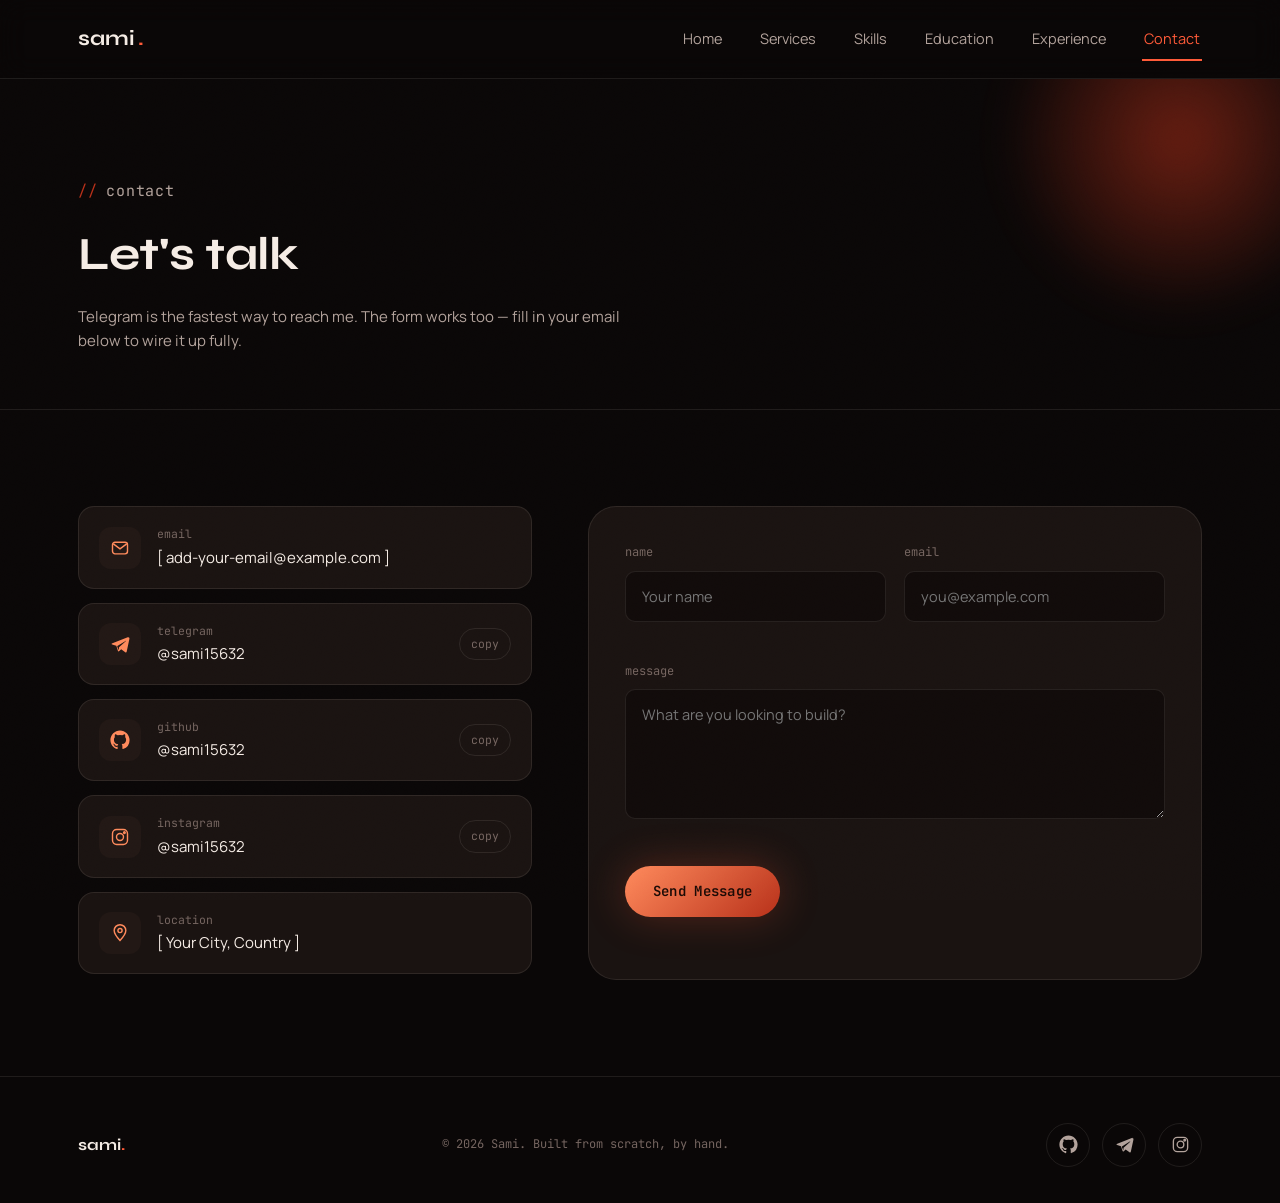
<file: filesportolio/portfolio/contact.html>
<!DOCTYPE html>
<html lang="en">
<head>
  <meta charset="UTF-8" />
  <meta name="viewport" content="width=device-width, initial-scale=1.0" />
  <title>Contact — Sami</title>
  <meta name="description" content="Get in touch with Sami." />
  <link rel="icon" type="image/svg+xml" href="assets/favicon.svg" />
  <link rel="preconnect" href="https://fonts.googleapis.com" />
  <link rel="preconnect" href="https://fonts.gstatic.com" crossorigin />
  <link href="https://fonts.googleapis.com/css2?family=Syne:wght@600;700;800&family=Manrope:wght@400;500;600;700&family=JetBrains+Mono:wght@400;500&display=swap" rel="stylesheet" />
  <link rel="stylesheet" href="css/style.css" />
</head>
<body>

  <nav class="nav" data-nav>
    <div class="container nav__bar">
      <a href="index.html" class="nav__brand">sami<span>.</span></a>
      <ul class="nav__links">
        <li><a class="nav__link" href="index.html">Home</a></li>
        <li><a class="nav__link" href="services.html">Services</a></li>
        <li><a class="nav__link" href="skills.html">Skills</a></li>
        <li><a class="nav__link" href="education.html">Education</a></li>
        <li><a class="nav__link" href="experience.html">Experience</a></li>
        <li><a class="nav__link" href="contact.html">Contact</a></li>
      </ul>
      <button class="nav__toggle" aria-label="Toggle menu" aria-expanded="false">
        <span></span><span></span><span></span>
      </button>
    </div>
  </nav>

  <main>
    <header class="page-header">
      <div class="page-header__glow"></div>
      <div class="container page-header__content">
        <p class="eyebrow">contact</p>
        <h1>Let's talk</h1>
        <p>Telegram is the fastest way to reach me. The form works too — fill in your email below to wire it up fully.</p>
      </div>
    </header>

    <section class="section">
      <div class="container contact-grid">

        <div class="contact-list reveal">
          <div class="contact-item">
            <div class="contact-item__icon">
              <svg viewBox="0 0 24 24" fill="none" stroke="currentColor" stroke-width="1.7"><rect x="3" y="5" width="18" height="14" rx="3"/><path d="M4 7l8 6 8-6"/></svg>
            </div>
            <div>
              <p class="contact-item__label">email</p>
              <p class="contact-item__value">[ add-your-email@example.com ]</p>
            </div>
          </div>

          <a class="contact-item" href="https://t.me/sami15632" target="_blank" rel="noopener">
            <div class="contact-item__icon">
              <svg viewBox="0 0 24 24" fill="currentColor"><path d="M22.05 3.6 2.9 11.02c-1.27.5-1.26 1.2-.23 1.52l4.9 1.53 1.9 5.93c.23.65.4.9.8.9.39 0 .58-.18.82-.4l2.34-2.27 4.86 3.59c.9.5 1.55.24 1.77-.83l3.2-15.1c.32-1.31-.5-1.9-1.31-1.69zM8.8 14.5l9.9-6.24c.46-.28.88-.13.54.18l-8.4 7.6-.33 3.5-1.71-4.04z"/></svg>
            </div>
            <div>
              <p class="contact-item__label">telegram</p>
              <p class="contact-item__value">@sami15632</p>
            </div>
            <button type="button" class="contact-item__copy" data-copy="@sami15632" onclick="event.preventDefault()">copy</button>
          </a>

          <a class="contact-item" href="https://github.com/sami15632" target="_blank" rel="noopener">
            <div class="contact-item__icon">
              <svg viewBox="0 0 24 24" fill="currentColor"><path d="M12 .5C5.73.5.5 5.73.5 12c0 5.08 3.29 9.39 7.86 10.91.57.1.78-.25.78-.55v-2.17c-3.2.7-3.87-1.36-3.87-1.36-.53-1.34-1.29-1.7-1.29-1.7-1.05-.72.08-.7.08-.7 1.17.08 1.78 1.2 1.78 1.2 1.03 1.76 2.7 1.25 3.36.95.1-.75.4-1.25.73-1.54-2.55-.29-5.23-1.28-5.23-5.67 0-1.25.45-2.27 1.18-3.07-.12-.29-.51-1.46.11-3.04 0 0 .96-.31 3.15 1.18a10.9 10.9 0 0 1 5.74 0c2.19-1.49 3.15-1.18 3.15-1.18.62 1.58.23 2.75.11 3.04.74.8 1.18 1.82 1.18 3.07 0 4.4-2.69 5.38-5.25 5.66.41.36.78 1.06.78 2.14v3.17c0 .3.21.66.79.55A11.5 11.5 0 0 0 23.5 12C23.5 5.73 18.27.5 12 .5z"/></svg>
            </div>
            <div>
              <p class="contact-item__label">github</p>
              <p class="contact-item__value">@sami15632</p>
            </div>
            <button type="button" class="contact-item__copy" data-copy="@sami15632" onclick="event.preventDefault()">copy</button>
          </a>

          <a class="contact-item" href="https://instagram.com/sami15632" target="_blank" rel="noopener">
            <div class="contact-item__icon">
              <svg viewBox="0 0 24 24" fill="none" stroke="currentColor" stroke-width="1.7"><rect x="3" y="3" width="18" height="18" rx="5"/><circle cx="12" cy="12" r="4.2"/><circle cx="17.3" cy="6.7" r="1"/></svg>
            </div>
            <div>
              <p class="contact-item__label">instagram</p>
              <p class="contact-item__value">@sami15632</p>
            </div>
            <button type="button" class="contact-item__copy" data-copy="@sami15632" onclick="event.preventDefault()">copy</button>
          </a>

          <div class="contact-item">
            <div class="contact-item__icon">
              <svg viewBox="0 0 24 24" fill="none" stroke="currentColor" stroke-width="1.7"><path d="M12 21s7-7.58 7-12a7 7 0 0 0-14 0c0 4.42 7 12 7 12z"/><circle cx="12" cy="9" r="2.5"/></svg>
            </div>
            <div>
              <p class="contact-item__label">location</p>
              <p class="contact-item__value">[ Your City, Country ]</p>
            </div>
          </div>
        </div>

        <!-- To send real emails: add your address to data-to below, e.g. data-to="you@example.com" -->
        <form class="form reveal" data-contact-form data-to="">
          <div class="form__row">
            <div class="field">
              <label for="name">name</label>
              <input type="text" id="name" name="name" placeholder="Your name" />
              <p class="field__error"></p>
            </div>
            <div class="field">
              <label for="email">email</label>
              <input type="email" id="email" name="email" placeholder="you@example.com" />
              <p class="field__error"></p>
            </div>
          </div>
          <div class="field">
            <label for="message">message</label>
            <textarea id="message" name="message" placeholder="What are you looking to build?"></textarea>
            <p class="field__error"></p>
          </div>
          <button type="submit" class="btn btn--primary">Send Message</button>
          <p class="form__status" role="status"></p>
        </form>

      </div>
    </section>
  </main>

  <footer class="footer">
    <div class="container footer__row">
      <a href="index.html" class="footer__brand">sami<span>.</span></a>
      <p class="footer__copy">© <span data-year></span> Sami. Built from scratch, by hand.</p>
      <div class="footer__socials">
        <a class="social-link" href="https://github.com/sami15632" target="_blank" rel="noopener" aria-label="GitHub">
          <svg viewBox="0 0 24 24" fill="currentColor"><path d="M12 .5C5.73.5.5 5.73.5 12c0 5.08 3.29 9.39 7.86 10.91.57.1.78-.25.78-.55v-2.17c-3.2.7-3.87-1.36-3.87-1.36-.53-1.34-1.29-1.7-1.29-1.7-1.05-.72.08-.7.08-.7 1.17.08 1.78 1.2 1.78 1.2 1.03 1.76 2.7 1.25 3.36.95.1-.75.4-1.25.73-1.54-2.55-.29-5.23-1.28-5.23-5.67 0-1.25.45-2.27 1.18-3.07-.12-.29-.51-1.46.11-3.04 0 0 .96-.31 3.15 1.18a10.9 10.9 0 0 1 5.74 0c2.19-1.49 3.15-1.18 3.15-1.18.62 1.58.23 2.75.11 3.04.74.8 1.18 1.82 1.18 3.07 0 4.4-2.69 5.38-5.25 5.66.41.36.78 1.06.78 2.14v3.17c0 .3.21.66.79.55A11.5 11.5 0 0 0 23.5 12C23.5 5.73 18.27.5 12 .5z"/></svg>
        </a>
        <a class="social-link" href="https://t.me/sami15632" target="_blank" rel="noopener" aria-label="Telegram">
          <svg viewBox="0 0 24 24" fill="currentColor"><path d="M22.05 3.6 2.9 11.02c-1.27.5-1.26 1.2-.23 1.52l4.9 1.53 1.9 5.93c.23.65.4.9.8.9.39 0 .58-.18.82-.4l2.34-2.27 4.86 3.59c.9.5 1.55.24 1.77-.83l3.2-15.1c.32-1.31-.5-1.9-1.31-1.69zM8.8 14.5l9.9-6.24c.46-.28.88-.13.54.18l-8.4 7.6-.33 3.5-1.71-4.04z"/></svg>
        </a>
        <a class="social-link" href="https://instagram.com/sami15632" target="_blank" rel="noopener" aria-label="Instagram">
          <svg viewBox="0 0 24 24" fill="none" stroke="currentColor" stroke-width="1.7"><rect x="3" y="3" width="18" height="18" rx="5"/><circle cx="12" cy="12" r="4.2"/><circle cx="17.3" cy="6.7" r="1"/></svg>
        </a>
      </div>
    </div>
  </footer>

  <button class="back-to-top" aria-label="Back to top">
    <svg viewBox="0 0 24 24" fill="none" stroke="currentColor" stroke-width="2"><path d="M12 19V5M5 12l7-7 7 7"/></svg>
  </button>

  <script src="js/script.js"></script>
</body>
</html>
</file>
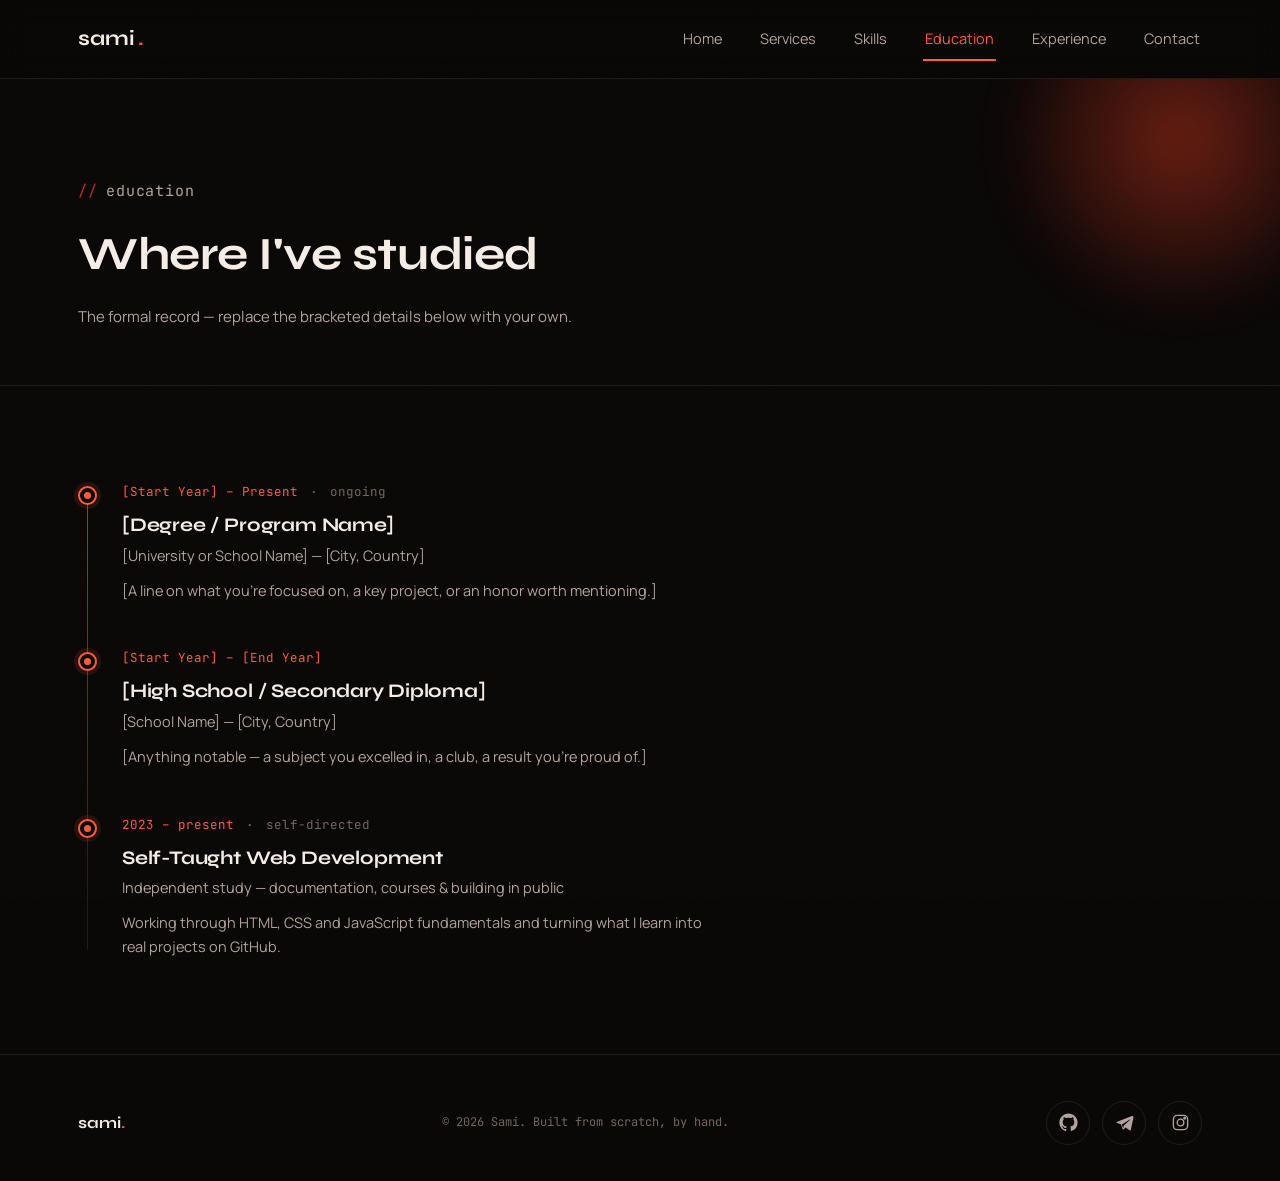
<file: filesportolio/portfolio/education.html>
<!DOCTYPE html>
<html lang="en">
<head>
  <meta charset="UTF-8" />
  <meta name="viewport" content="width=device-width, initial-scale=1.0" />
  <title>Education — Sami</title>
  <meta name="description" content="Education timeline." />
  <link rel="icon" type="image/svg+xml" href="assets/favicon.svg" />
  <link rel="preconnect" href="https://fonts.googleapis.com" />
  <link rel="preconnect" href="https://fonts.gstatic.com" crossorigin />
  <link href="https://fonts.googleapis.com/css2?family=Syne:wght@600;700;800&family=Manrope:wght@400;500;600;700&family=JetBrains+Mono:wght@400;500&display=swap" rel="stylesheet" />
  <link rel="stylesheet" href="css/style.css" />
</head>
<body>

  <nav class="nav" data-nav>
    <div class="container nav__bar">
      <a href="index.html" class="nav__brand">sami<span>.</span></a>
      <ul class="nav__links">
        <li><a class="nav__link" href="index.html">Home</a></li>
        <li><a class="nav__link" href="services.html">Services</a></li>
        <li><a class="nav__link" href="skills.html">Skills</a></li>
        <li><a class="nav__link" href="education.html">Education</a></li>
        <li><a class="nav__link" href="experience.html">Experience</a></li>
        <li><a class="nav__link" href="contact.html">Contact</a></li>
      </ul>
      <button class="nav__toggle" aria-label="Toggle menu" aria-expanded="false">
        <span></span><span></span><span></span>
      </button>
    </div>
  </nav>

  <main>
    <header class="page-header">
      <div class="page-header__glow"></div>
      <div class="container page-header__content">
        <p class="eyebrow">education</p>
        <h1>Where I've studied</h1>
        <p>The formal record — replace the bracketed details below with your own.</p>
      </div>
    </header>

    <section class="section">
      <div class="container">
        <div class="timeline">

          <div class="timeline__item reveal">
            <span class="timeline__node"></span>
            <div class="timeline__meta">[Start Year] – Present <span>·</span> <span>ongoing</span></div>
            <h3>[Degree / Program Name]</h3>
            <p class="timeline__org">[University or School Name] — [City, Country]</p>
            <p class="timeline__desc">[A line on what you're focused on, a key project, or an honor worth mentioning.]</p>
          </div>

          <div class="timeline__item reveal">
            <span class="timeline__node"></span>
            <div class="timeline__meta">[Start Year] – [End Year]</div>
            <h3>[High School / Secondary Diploma]</h3>
            <p class="timeline__org">[School Name] — [City, Country]</p>
            <p class="timeline__desc">[Anything notable — a subject you excelled in, a club, a result you're proud of.]</p>
          </div>

          <div class="timeline__item reveal">
            <span class="timeline__node"></span>
            <div class="timeline__meta">2023 – present <span>·</span> <span>self-directed</span></div>
            <h3>Self-Taught Web Development</h3>
            <p class="timeline__org">Independent study — documentation, courses &amp; building in public</p>
            <p class="timeline__desc">Working through HTML, CSS and JavaScript fundamentals and turning what I learn into real projects on GitHub.</p>
          </div>

        </div>
      </div>
    </section>
  </main>

  <footer class="footer">
    <div class="container footer__row">
      <a href="index.html" class="footer__brand">sami<span>.</span></a>
      <p class="footer__copy">© <span data-year></span> Sami. Built from scratch, by hand.</p>
      <div class="footer__socials">
        <a class="social-link" href="https://github.com/sami15632" target="_blank" rel="noopener" aria-label="GitHub">
          <svg viewBox="0 0 24 24" fill="currentColor"><path d="M12 .5C5.73.5.5 5.73.5 12c0 5.08 3.29 9.39 7.86 10.91.57.1.78-.25.78-.55v-2.17c-3.2.7-3.87-1.36-3.87-1.36-.53-1.34-1.29-1.7-1.29-1.7-1.05-.72.08-.7.08-.7 1.17.08 1.78 1.2 1.78 1.2 1.03 1.76 2.7 1.25 3.36.95.1-.75.4-1.25.73-1.54-2.55-.29-5.23-1.28-5.23-5.67 0-1.25.45-2.27 1.18-3.07-.12-.29-.51-1.46.11-3.04 0 0 .96-.31 3.15 1.18a10.9 10.9 0 0 1 5.74 0c2.19-1.49 3.15-1.18 3.15-1.18.62 1.58.23 2.75.11 3.04.74.8 1.18 1.82 1.18 3.07 0 4.4-2.69 5.38-5.25 5.66.41.36.78 1.06.78 2.14v3.17c0 .3.21.66.79.55A11.5 11.5 0 0 0 23.5 12C23.5 5.73 18.27.5 12 .5z"/></svg>
        </a>
        <a class="social-link" href="https://t.me/sami15632" target="_blank" rel="noopener" aria-label="Telegram">
          <svg viewBox="0 0 24 24" fill="currentColor"><path d="M22.05 3.6 2.9 11.02c-1.27.5-1.26 1.2-.23 1.52l4.9 1.53 1.9 5.93c.23.65.4.9.8.9.39 0 .58-.18.82-.4l2.34-2.27 4.86 3.59c.9.5 1.55.24 1.77-.83l3.2-15.1c.32-1.31-.5-1.9-1.31-1.69zM8.8 14.5l9.9-6.24c.46-.28.88-.13.54.18l-8.4 7.6-.33 3.5-1.71-4.04z"/></svg>
        </a>
        <a class="social-link" href="https://instagram.com/sami15632" target="_blank" rel="noopener" aria-label="Instagram">
          <svg viewBox="0 0 24 24" fill="none" stroke="currentColor" stroke-width="1.7"><rect x="3" y="3" width="18" height="18" rx="5"/><circle cx="12" cy="12" r="4.2"/><circle cx="17.3" cy="6.7" r="1"/></svg>
        </a>
      </div>
    </div>
  </footer>

  <button class="back-to-top" aria-label="Back to top">
    <svg viewBox="0 0 24 24" fill="none" stroke="currentColor" stroke-width="2"><path d="M12 19V5M5 12l7-7 7 7"/></svg>
  </button>

  <script src="js/script.js"></script>
</body>
</html>
</file>
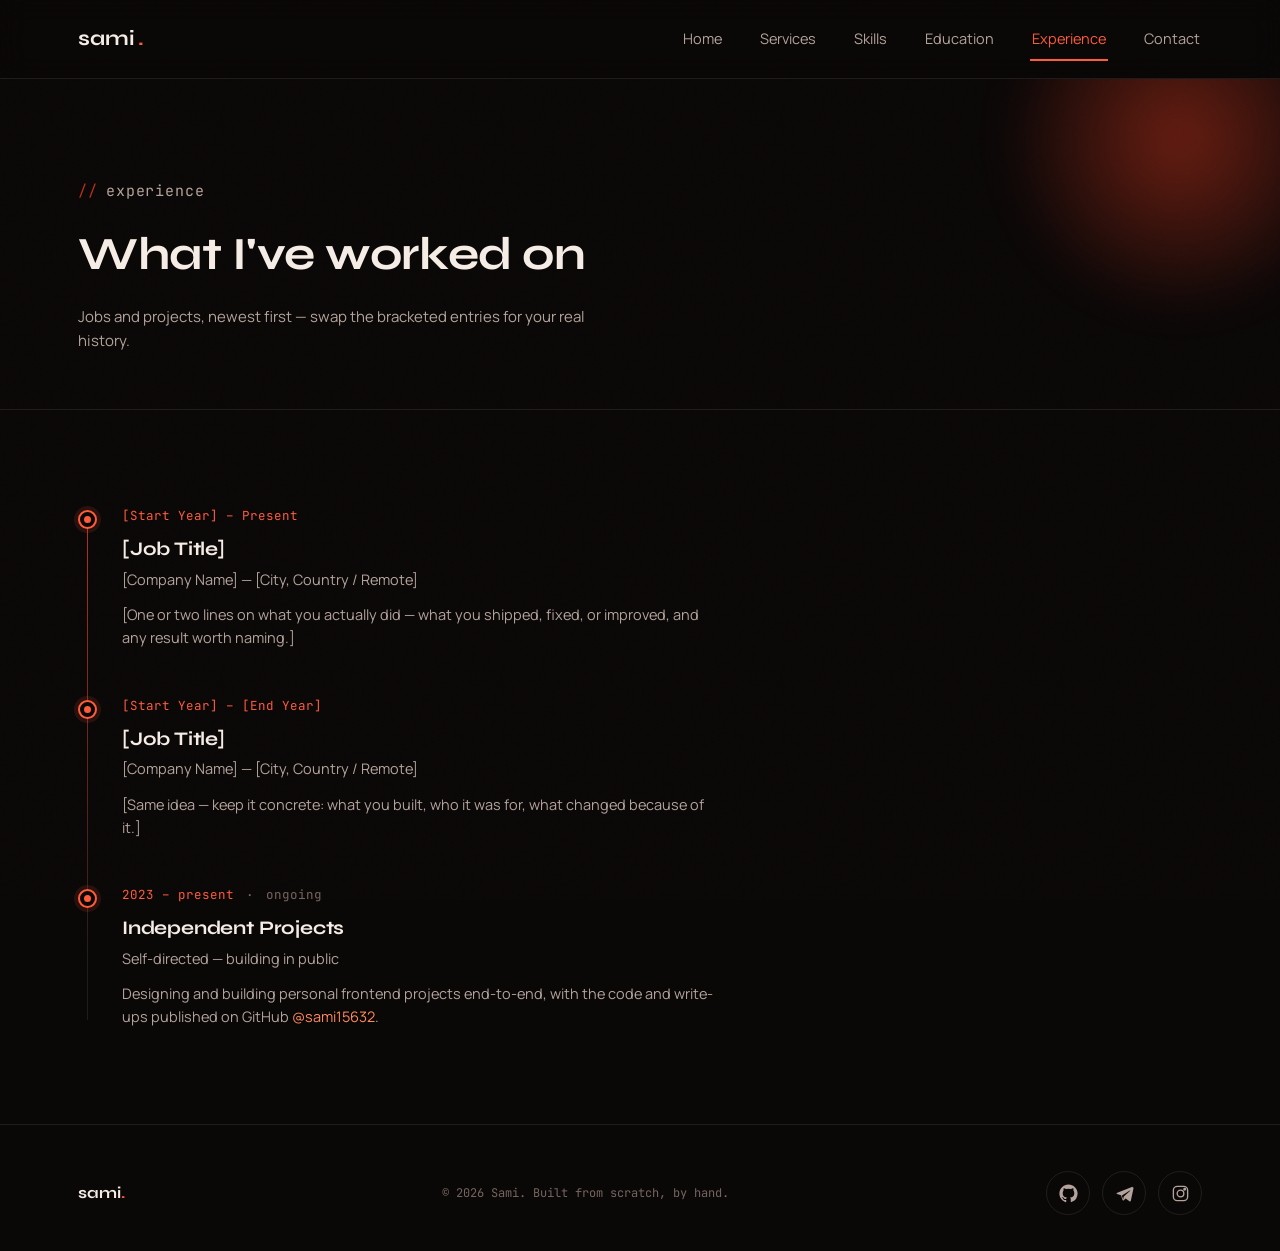
<file: filesportolio/portfolio/experience.html>
<!DOCTYPE html>
<html lang="en">
<head>
  <meta charset="UTF-8" />
  <meta name="viewport" content="width=device-width, initial-scale=1.0" />
  <title>Experience — Sami</title>
  <meta name="description" content="Work and project experience." />
  <link rel="icon" type="image/svg+xml" href="assets/favicon.svg" />
  <link rel="preconnect" href="https://fonts.googleapis.com" />
  <link rel="preconnect" href="https://fonts.gstatic.com" crossorigin />
  <link href="https://fonts.googleapis.com/css2?family=Syne:wght@600;700;800&family=Manrope:wght@400;500;600;700&family=JetBrains+Mono:wght@400;500&display=swap" rel="stylesheet" />
  <link rel="stylesheet" href="css/style.css" />
</head>
<body>

  <nav class="nav" data-nav>
    <div class="container nav__bar">
      <a href="index.html" class="nav__brand">sami<span>.</span></a>
      <ul class="nav__links">
        <li><a class="nav__link" href="index.html">Home</a></li>
        <li><a class="nav__link" href="services.html">Services</a></li>
        <li><a class="nav__link" href="skills.html">Skills</a></li>
        <li><a class="nav__link" href="education.html">Education</a></li>
        <li><a class="nav__link" href="experience.html">Experience</a></li>
        <li><a class="nav__link" href="contact.html">Contact</a></li>
      </ul>
      <button class="nav__toggle" aria-label="Toggle menu" aria-expanded="false">
        <span></span><span></span><span></span>
      </button>
    </div>
  </nav>

  <main>
    <header class="page-header">
      <div class="page-header__glow"></div>
      <div class="container page-header__content">
        <p class="eyebrow">experience</p>
        <h1>What I've worked on</h1>
        <p>Jobs and projects, newest first — swap the bracketed entries for your real history.</p>
      </div>
    </header>

    <section class="section">
      <div class="container">
        <div class="timeline">

          <div class="timeline__item reveal">
            <span class="timeline__node"></span>
            <div class="timeline__meta">[Start Year] – Present</div>
            <h3>[Job Title]</h3>
            <p class="timeline__org">[Company Name] — [City, Country / Remote]</p>
            <p class="timeline__desc">[One or two lines on what you actually did — what you shipped, fixed, or improved, and any result worth naming.]</p>
          </div>

          <div class="timeline__item reveal">
            <span class="timeline__node"></span>
            <div class="timeline__meta">[Start Year] – [End Year]</div>
            <h3>[Job Title]</h3>
            <p class="timeline__org">[Company Name] — [City, Country / Remote]</p>
            <p class="timeline__desc">[Same idea — keep it concrete: what you built, who it was for, what changed because of it.]</p>
          </div>

          <div class="timeline__item reveal">
            <span class="timeline__node"></span>
            <div class="timeline__meta">2023 – present <span>·</span> <span>ongoing</span></div>
            <h3>Independent Projects</h3>
            <p class="timeline__org">Self-directed — building in public</p>
            <p class="timeline__desc">Designing and building personal frontend projects end-to-end, with the code and write-ups published on GitHub <a href="https://github.com/sami15632" target="_blank" rel="noopener" style="color:var(--ember-bright);">@sami15632</a>.</p>
          </div>

        </div>
      </div>
    </section>
  </main>

  <footer class="footer">
    <div class="container footer__row">
      <a href="index.html" class="footer__brand">sami<span>.</span></a>
      <p class="footer__copy">© <span data-year></span> Sami. Built from scratch, by hand.</p>
      <div class="footer__socials">
        <a class="social-link" href="https://github.com/sami15632" target="_blank" rel="noopener" aria-label="GitHub">
          <svg viewBox="0 0 24 24" fill="currentColor"><path d="M12 .5C5.73.5.5 5.73.5 12c0 5.08 3.29 9.39 7.86 10.91.57.1.78-.25.78-.55v-2.17c-3.2.7-3.87-1.36-3.87-1.36-.53-1.34-1.29-1.7-1.29-1.7-1.05-.72.08-.7.08-.7 1.17.08 1.78 1.2 1.78 1.2 1.03 1.76 2.7 1.25 3.36.95.1-.75.4-1.25.73-1.54-2.55-.29-5.23-1.28-5.23-5.67 0-1.25.45-2.27 1.18-3.07-.12-.29-.51-1.46.11-3.04 0 0 .96-.31 3.15 1.18a10.9 10.9 0 0 1 5.74 0c2.19-1.49 3.15-1.18 3.15-1.18.62 1.58.23 2.75.11 3.04.74.8 1.18 1.82 1.18 3.07 0 4.4-2.69 5.38-5.25 5.66.41.36.78 1.06.78 2.14v3.17c0 .3.21.66.79.55A11.5 11.5 0 0 0 23.5 12C23.5 5.73 18.27.5 12 .5z"/></svg>
        </a>
        <a class="social-link" href="https://t.me/sami15632" target="_blank" rel="noopener" aria-label="Telegram">
          <svg viewBox="0 0 24 24" fill="currentColor"><path d="M22.05 3.6 2.9 11.02c-1.27.5-1.26 1.2-.23 1.52l4.9 1.53 1.9 5.93c.23.65.4.9.8.9.39 0 .58-.18.82-.4l2.34-2.27 4.86 3.59c.9.5 1.55.24 1.77-.83l3.2-15.1c.32-1.31-.5-1.9-1.31-1.69zM8.8 14.5l9.9-6.24c.46-.28.88-.13.54.18l-8.4 7.6-.33 3.5-1.71-4.04z"/></svg>
        </a>
        <a class="social-link" href="https://instagram.com/sami15632" target="_blank" rel="noopener" aria-label="Instagram">
          <svg viewBox="0 0 24 24" fill="none" stroke="currentColor" stroke-width="1.7"><rect x="3" y="3" width="18" height="18" rx="5"/><circle cx="12" cy="12" r="4.2"/><circle cx="17.3" cy="6.7" r="1"/></svg>
        </a>
      </div>
    </div>
  </footer>

  <button class="back-to-top" aria-label="Back to top">
    <svg viewBox="0 0 24 24" fill="none" stroke="currentColor" stroke-width="2"><path d="M12 19V5M5 12l7-7 7 7"/></svg>
  </button>

  <script src="js/script.js"></script>
</body>
</html>
</file>
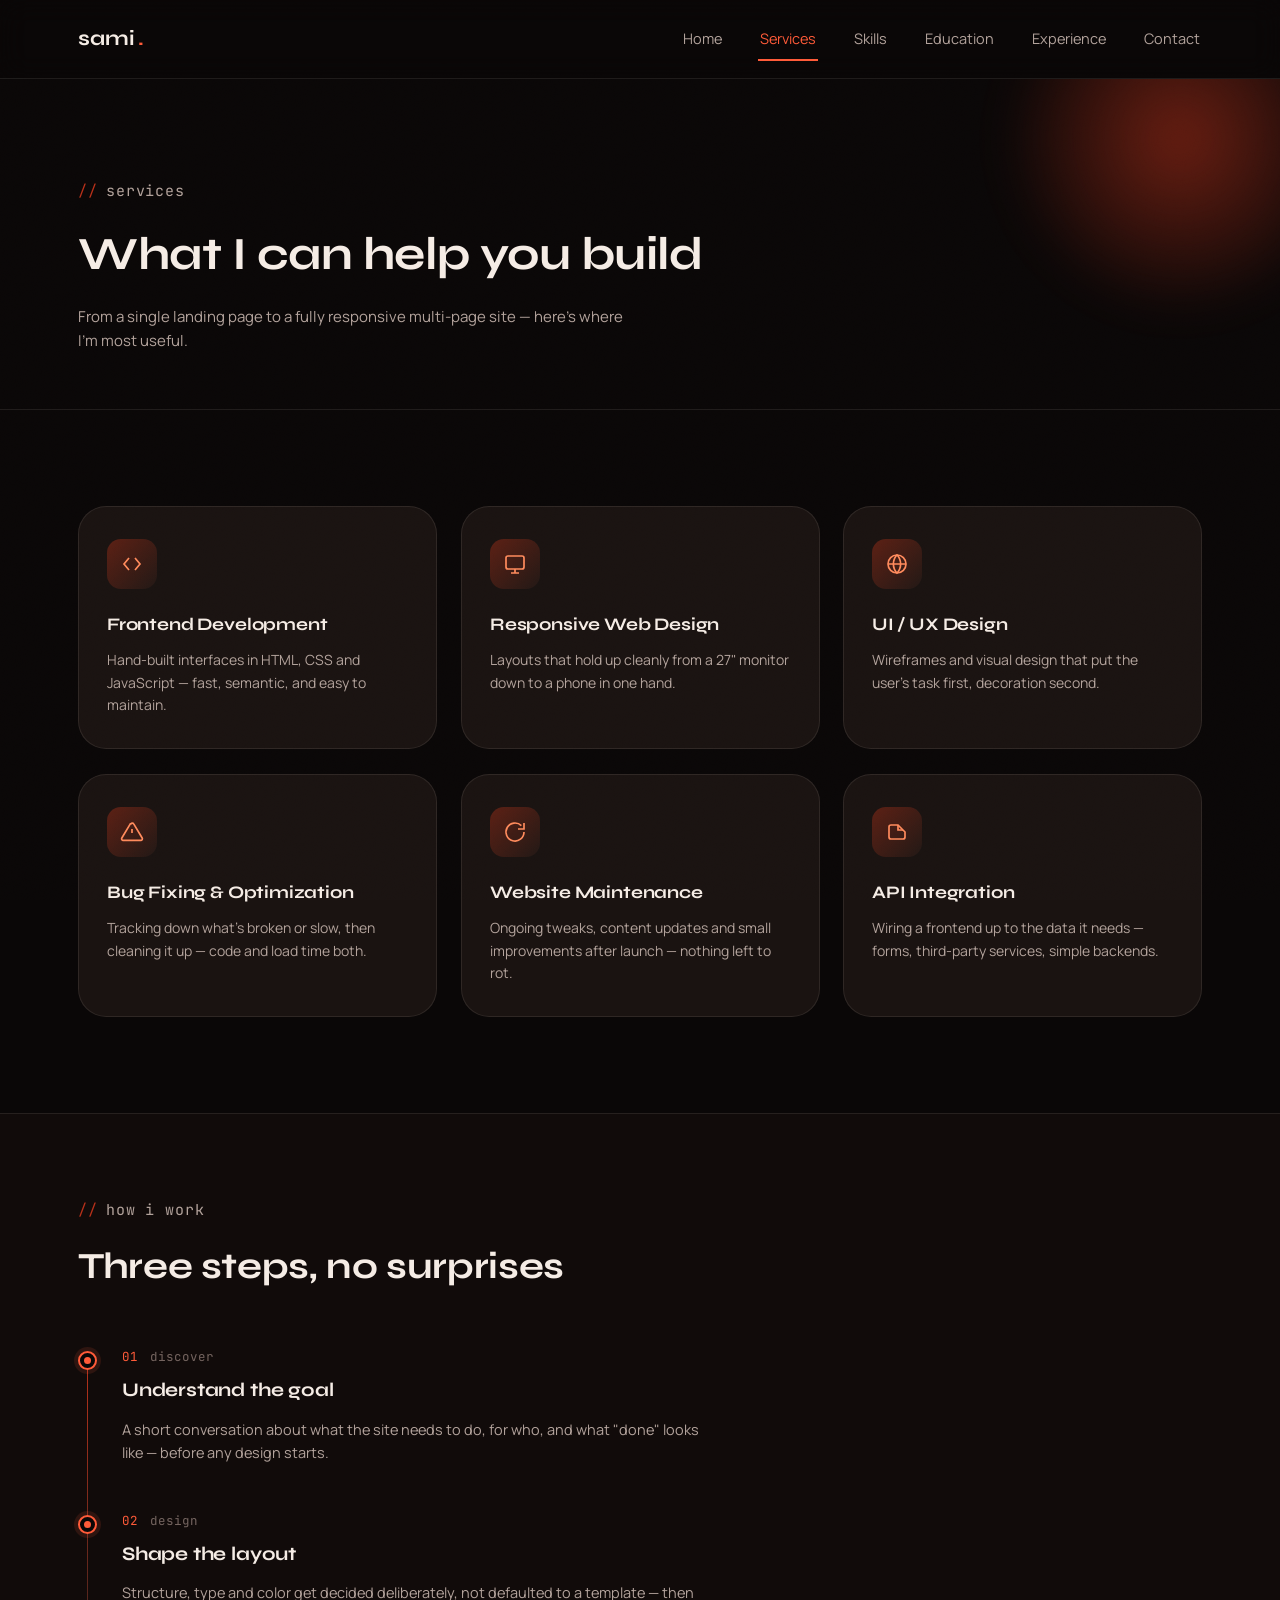
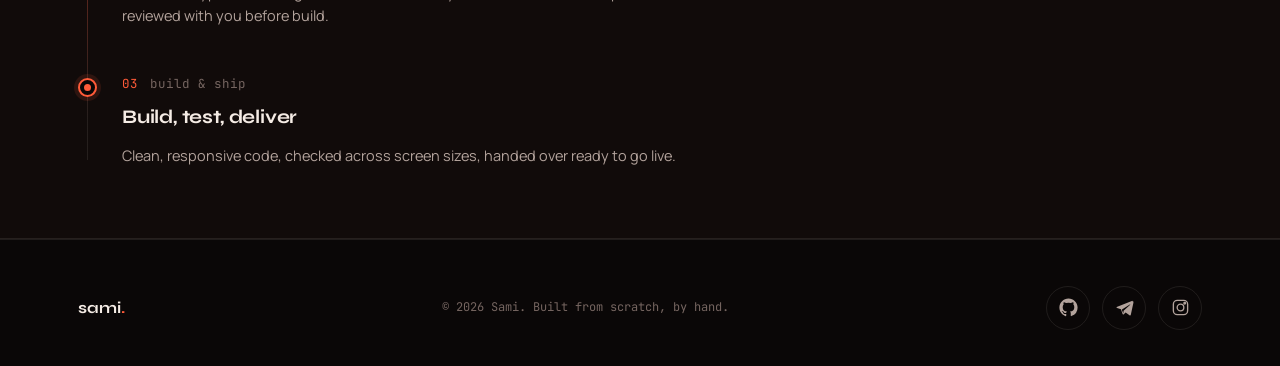
<file: filesportolio/portfolio/services.html>
<!DOCTYPE html>
<html lang="en">
<head>
  <meta charset="UTF-8" />
  <meta name="viewport" content="width=device-width, initial-scale=1.0" />
  <title>Services — Sami</title>
  <meta name="description" content="What I do as a web developer and designer — frontend builds, responsive design, UI/UX, fixes and ongoing support." />
  <link rel="icon" type="image/svg+xml" href="assets/favicon.svg" />
  <link rel="preconnect" href="https://fonts.googleapis.com" />
  <link rel="preconnect" href="https://fonts.gstatic.com" crossorigin />
  <link href="https://fonts.googleapis.com/css2?family=Syne:wght@600;700;800&family=Manrope:wght@400;500;600;700&family=JetBrains+Mono:wght@400;500&display=swap" rel="stylesheet" />
  <link rel="stylesheet" href="css/style.css" />
</head>
<body>

  <nav class="nav" data-nav>
    <div class="container nav__bar">
      <a href="index.html" class="nav__brand">sami<span>.</span></a>
      <ul class="nav__links">
        <li><a class="nav__link" href="index.html">Home</a></li>
        <li><a class="nav__link" href="services.html">Services</a></li>
        <li><a class="nav__link" href="skills.html">Skills</a></li>
        <li><a class="nav__link" href="education.html">Education</a></li>
        <li><a class="nav__link" href="experience.html">Experience</a></li>
        <li><a class="nav__link" href="contact.html">Contact</a></li>
      </ul>
      <button class="nav__toggle" aria-label="Toggle menu" aria-expanded="false">
        <span></span><span></span><span></span>
      </button>
    </div>
  </nav>

  <main>
    <header class="page-header">
      <div class="page-header__glow"></div>
      <div class="container page-header__content">
        <p class="eyebrow">services</p>
        <h1>What I can help you build</h1>
        <p>From a single landing page to a fully responsive multi-page site — here's where I'm most useful.</p>
      </div>
    </header>

    <section class="section">
      <div class="container">
        <div class="cards-grid">

          <div class="card tilt-card reveal">
            <span class="tilt-card__glare"></span>
            <div class="card__icon">
              <svg viewBox="0 0 24 24" fill="none" stroke="currentColor" stroke-width="1.7"><path d="M9 18l-5-6 5-6M15 6l5 6-5 6"/></svg>
            </div>
            <h3>Frontend Development</h3>
            <p>Hand-built interfaces in HTML, CSS and JavaScript — fast, semantic, and easy to maintain.</p>
          </div>

          <div class="card tilt-card reveal">
            <span class="tilt-card__glare"></span>
            <div class="card__icon">
              <svg viewBox="0 0 24 24" fill="none" stroke="currentColor" stroke-width="1.7"><rect x="3" y="4" width="18" height="13" rx="2"/><path d="M8 21h8M12 17v4"/></svg>
            </div>
            <h3>Responsive Web Design</h3>
            <p>Layouts that hold up cleanly from a 27" monitor down to a phone in one hand.</p>
          </div>

          <div class="card tilt-card reveal">
            <span class="tilt-card__glare"></span>
            <div class="card__icon">
              <svg viewBox="0 0 24 24" fill="none" stroke="currentColor" stroke-width="1.7"><circle cx="12" cy="12" r="9"/><path d="M3 12h18M12 3a13 13 0 0 1 0 18 13 13 0 0 1 0-18z"/></svg>
            </div>
            <h3>UI / UX Design</h3>
            <p>Wireframes and visual design that put the user's task first, decoration second.</p>
          </div>

          <div class="card tilt-card reveal">
            <span class="tilt-card__glare"></span>
            <div class="card__icon">
              <svg viewBox="0 0 24 24" fill="none" stroke="currentColor" stroke-width="1.7"><path d="M12 9v4m0 4h.01M10.3 3.86 1.82 18a1.6 1.6 0 0 0 1.4 2.4h17.56a1.6 1.6 0 0 0 1.4-2.4L13.7 3.86a1.6 1.6 0 0 0-2.8 0z"/></svg>
            </div>
            <h3>Bug Fixing &amp; Optimization</h3>
            <p>Tracking down what's broken or slow, then cleaning it up — code and load time both.</p>
          </div>

          <div class="card tilt-card reveal">
            <span class="tilt-card__glare"></span>
            <div class="card__icon">
              <svg viewBox="0 0 24 24" fill="none" stroke="currentColor" stroke-width="1.7"><path d="M21 12a9 9 0 1 1-2.64-6.36M21 3v6h-6"/></svg>
            </div>
            <h3>Website Maintenance</h3>
            <p>Ongoing tweaks, content updates and small improvements after launch — nothing left to rot.</p>
          </div>

          <div class="card tilt-card reveal">
            <span class="tilt-card__glare"></span>
            <div class="card__icon">
              <svg viewBox="0 0 24 24" fill="none" stroke="currentColor" stroke-width="1.7"><path d="M4 17V7a2 2 0 0 1 2-2h7l7 7v5a2 2 0 0 1-2 2H6a2 2 0 0 1-2-2z"/><path d="M13 5v5h5"/></svg>
            </div>
            <h3>API Integration</h3>
            <p>Wiring a frontend up to the data it needs — forms, third-party services, simple backends.</p>
          </div>

        </div>
      </div>
    </section>

    <section class="section section--alt section--tight">
      <div class="container">
        <div class="section__head reveal">
          <p class="eyebrow">how i work</p>
          <h2>Three steps, no surprises</h2>
        </div>

        <div class="timeline">
          <div class="timeline__item reveal">
            <span class="timeline__node"></span>
            <div class="timeline__meta">01 <span>discover</span></div>
            <h3>Understand the goal</h3>
            <p class="timeline__desc">A short conversation about what the site needs to do, for who, and what "done" looks like — before any design starts.</p>
          </div>
          <div class="timeline__item reveal">
            <span class="timeline__node"></span>
            <div class="timeline__meta">02 <span>design</span></div>
            <h3>Shape the layout</h3>
            <p class="timeline__desc">Structure, type and color get decided deliberately, not defaulted to a template — then reviewed with you before build.</p>
          </div>
          <div class="timeline__item reveal">
            <span class="timeline__node"></span>
            <div class="timeline__meta">03 <span>build &amp; ship</span></div>
            <h3>Build, test, deliver</h3>
            <p class="timeline__desc">Clean, responsive code, checked across screen sizes, handed over ready to go live.</p>
          </div>
        </div>
      </div>
    </section>
  </main>

  <footer class="footer">
    <div class="container footer__row">
      <a href="index.html" class="footer__brand">sami<span>.</span></a>
      <p class="footer__copy">© <span data-year></span> Sami. Built from scratch, by hand.</p>
      <div class="footer__socials">
        <a class="social-link" href="https://github.com/sami15632" target="_blank" rel="noopener" aria-label="GitHub">
          <svg viewBox="0 0 24 24" fill="currentColor"><path d="M12 .5C5.73.5.5 5.73.5 12c0 5.08 3.29 9.39 7.86 10.91.57.1.78-.25.78-.55v-2.17c-3.2.7-3.87-1.36-3.87-1.36-.53-1.34-1.29-1.7-1.29-1.7-1.05-.72.08-.7.08-.7 1.17.08 1.78 1.2 1.78 1.2 1.03 1.76 2.7 1.25 3.36.95.1-.75.4-1.25.73-1.54-2.55-.29-5.23-1.28-5.23-5.67 0-1.25.45-2.27 1.18-3.07-.12-.29-.51-1.46.11-3.04 0 0 .96-.31 3.15 1.18a10.9 10.9 0 0 1 5.74 0c2.19-1.49 3.15-1.18 3.15-1.18.62 1.58.23 2.75.11 3.04.74.8 1.18 1.82 1.18 3.07 0 4.4-2.69 5.38-5.25 5.66.41.36.78 1.06.78 2.14v3.17c0 .3.21.66.79.55A11.5 11.5 0 0 0 23.5 12C23.5 5.73 18.27.5 12 .5z"/></svg>
        </a>
        <a class="social-link" href="https://t.me/sami15632" target="_blank" rel="noopener" aria-label="Telegram">
          <svg viewBox="0 0 24 24" fill="currentColor"><path d="M22.05 3.6 2.9 11.02c-1.27.5-1.26 1.2-.23 1.52l4.9 1.53 1.9 5.93c.23.65.4.9.8.9.39 0 .58-.18.82-.4l2.34-2.27 4.86 3.59c.9.5 1.55.24 1.77-.83l3.2-15.1c.32-1.31-.5-1.9-1.31-1.69zM8.8 14.5l9.9-6.24c.46-.28.88-.13.54.18l-8.4 7.6-.33 3.5-1.71-4.04z"/></svg>
        </a>
        <a class="social-link" href="https://instagram.com/sami15632" target="_blank" rel="noopener" aria-label="Instagram">
          <svg viewBox="0 0 24 24" fill="none" stroke="currentColor" stroke-width="1.7"><rect x="3" y="3" width="18" height="18" rx="5"/><circle cx="12" cy="12" r="4.2"/><circle cx="17.3" cy="6.7" r="1"/></svg>
        </a>
      </div>
    </div>
  </footer>

  <button class="back-to-top" aria-label="Back to top">
    <svg viewBox="0 0 24 24" fill="none" stroke="currentColor" stroke-width="2"><path d="M12 19V5M5 12l7-7 7 7"/></svg>
  </button>

  <script src="js/script.js"></script>
</body>
</html>
</file>
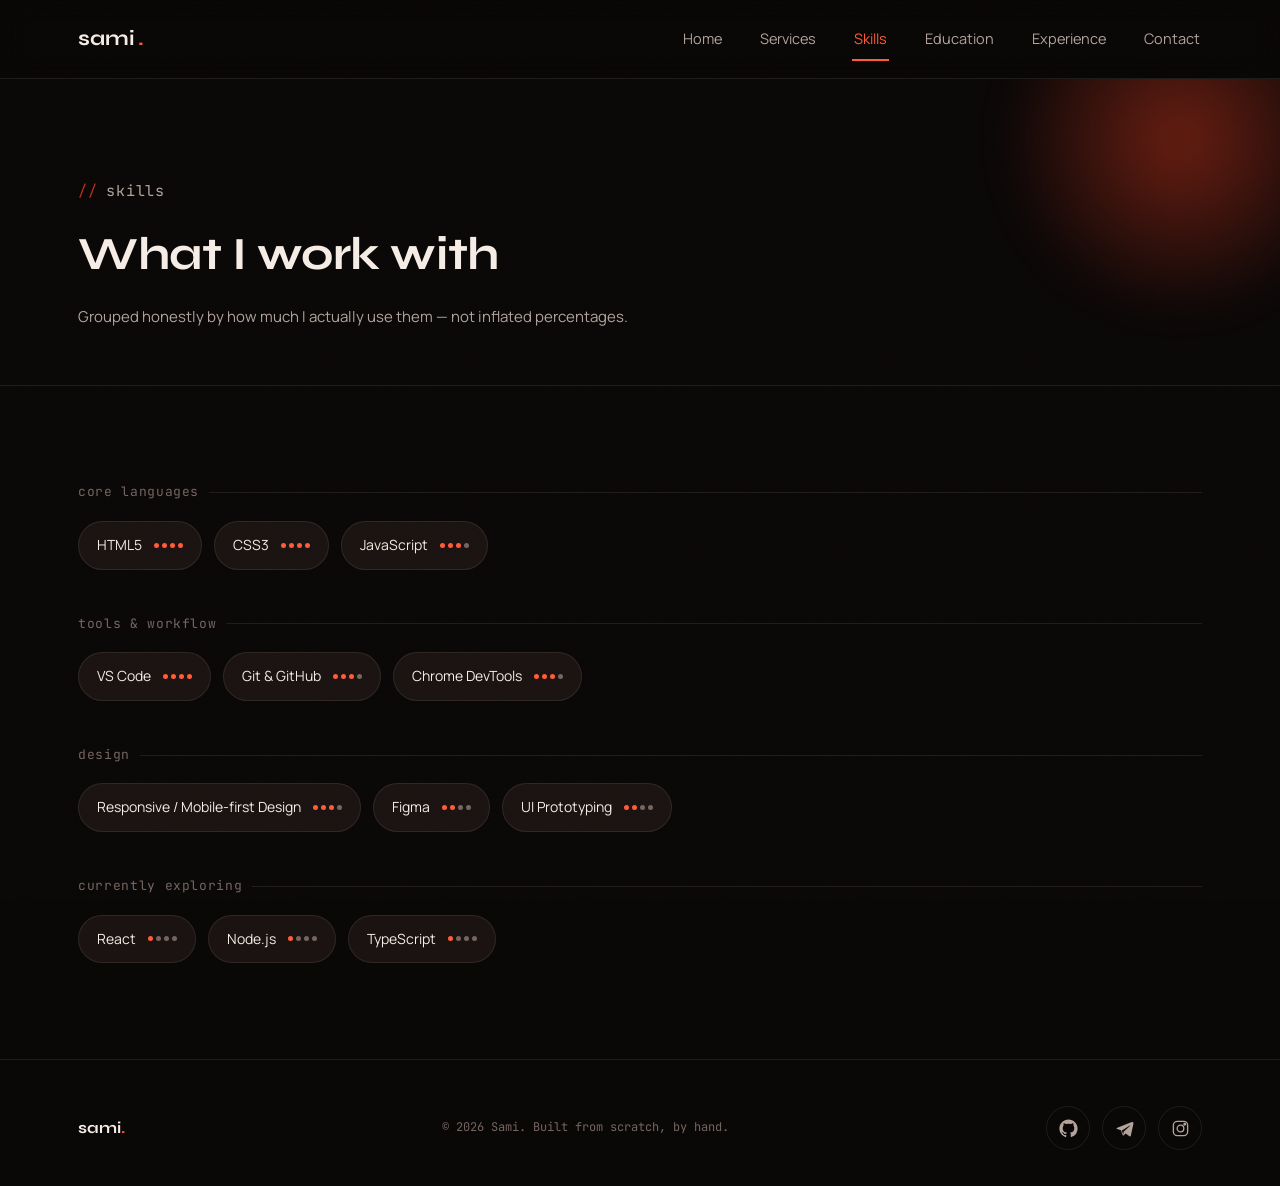
<file: filesportolio/portfolio/skills.html>
<!DOCTYPE html>
<html lang="en">
<head>
  <meta charset="UTF-8" />
  <meta name="viewport" content="width=device-width, initial-scale=1.0" />
  <title>Skills — Sami</title>
  <meta name="description" content="Languages, tools and design skills." />
  <link rel="icon" type="image/svg+xml" href="assets/favicon.svg" />
  <link rel="preconnect" href="https://fonts.googleapis.com" />
  <link rel="preconnect" href="https://fonts.gstatic.com" crossorigin />
  <link href="https://fonts.googleapis.com/css2?family=Syne:wght@600;700;800&family=Manrope:wght@400;500;600;700&family=JetBrains+Mono:wght@400;500&display=swap" rel="stylesheet" />
  <link rel="stylesheet" href="css/style.css" />
</head>
<body>

  <nav class="nav" data-nav>
    <div class="container nav__bar">
      <a href="index.html" class="nav__brand">sami<span>.</span></a>
      <ul class="nav__links">
        <li><a class="nav__link" href="index.html">Home</a></li>
        <li><a class="nav__link" href="services.html">Services</a></li>
        <li><a class="nav__link" href="skills.html">Skills</a></li>
        <li><a class="nav__link" href="education.html">Education</a></li>
        <li><a class="nav__link" href="experience.html">Experience</a></li>
        <li><a class="nav__link" href="contact.html">Contact</a></li>
      </ul>
      <button class="nav__toggle" aria-label="Toggle menu" aria-expanded="false">
        <span></span><span></span><span></span>
      </button>
    </div>
  </nav>

  <main>
    <header class="page-header">
      <div class="page-header__glow"></div>
      <div class="container page-header__content">
        <p class="eyebrow">skills</p>
        <h1>What I work with</h1>
        <p>Grouped honestly by how much I actually use them — not inflated percentages.</p>
      </div>
    </header>

    <section class="section">
      <div class="container skills__groups">

        <div class="reveal">
          <p class="skills__group-label">core languages</p>
          <div class="chip-row">
            <span class="chip" data-level="4"><span class="sr-only">Proficiency: strong</span>HTML5<span class="chip__dots" aria-hidden="true"><span></span><span></span><span></span><span></span></span></span>
            <span class="chip" data-level="4"><span class="sr-only">Proficiency: strong</span>CSS3<span class="chip__dots" aria-hidden="true"><span></span><span></span><span></span><span></span></span></span>
            <span class="chip" data-level="3"><span class="sr-only">Proficiency: comfortable</span>JavaScript<span class="chip__dots" aria-hidden="true"><span></span><span></span><span></span><span></span></span></span>
          </div>
        </div>

        <div class="reveal">
          <p class="skills__group-label">tools &amp; workflow</p>
          <div class="chip-row">
            <span class="chip" data-level="4"><span class="sr-only">Proficiency: strong</span>VS Code<span class="chip__dots" aria-hidden="true"><span></span><span></span><span></span><span></span></span></span>
            <span class="chip" data-level="3"><span class="sr-only">Proficiency: comfortable</span>Git &amp; GitHub<span class="chip__dots" aria-hidden="true"><span></span><span></span><span></span><span></span></span></span>
            <span class="chip" data-level="3"><span class="sr-only">Proficiency: comfortable</span>Chrome DevTools<span class="chip__dots" aria-hidden="true"><span></span><span></span><span></span><span></span></span></span>
          </div>
        </div>

        <div class="reveal">
          <p class="skills__group-label">design</p>
          <div class="chip-row">
            <span class="chip" data-level="3"><span class="sr-only">Proficiency: comfortable</span>Responsive / Mobile-first Design<span class="chip__dots" aria-hidden="true"><span></span><span></span><span></span><span></span></span></span>
            <span class="chip" data-level="2"><span class="sr-only">Proficiency: developing</span>Figma<span class="chip__dots" aria-hidden="true"><span></span><span></span><span></span><span></span></span></span>
            <span class="chip" data-level="2"><span class="sr-only">Proficiency: developing</span>UI Prototyping<span class="chip__dots" aria-hidden="true"><span></span><span></span><span></span><span></span></span></span>
          </div>
        </div>

        <div class="reveal">
          <p class="skills__group-label">currently exploring</p>
          <div class="chip-row">
            <span class="chip" data-level="1"><span class="sr-only">Proficiency: learning</span>React<span class="chip__dots" aria-hidden="true"><span></span><span></span><span></span><span></span></span></span>
            <span class="chip" data-level="1"><span class="sr-only">Proficiency: learning</span>Node.js<span class="chip__dots" aria-hidden="true"><span></span><span></span><span></span><span></span></span></span>
            <span class="chip" data-level="1"><span class="sr-only">Proficiency: learning</span>TypeScript<span class="chip__dots" aria-hidden="true"><span></span><span></span><span></span><span></span></span></span>
          </div>
        </div>

      </div>
    </section>
  </main>

  <footer class="footer">
    <div class="container footer__row">
      <a href="index.html" class="footer__brand">sami<span>.</span></a>
      <p class="footer__copy">© <span data-year></span> Sami. Built from scratch, by hand.</p>
      <div class="footer__socials">
        <a class="social-link" href="https://github.com/sami15632" target="_blank" rel="noopener" aria-label="GitHub">
          <svg viewBox="0 0 24 24" fill="currentColor"><path d="M12 .5C5.73.5.5 5.73.5 12c0 5.08 3.29 9.39 7.86 10.91.57.1.78-.25.78-.55v-2.17c-3.2.7-3.87-1.36-3.87-1.36-.53-1.34-1.29-1.7-1.29-1.7-1.05-.72.08-.7.08-.7 1.17.08 1.78 1.2 1.78 1.2 1.03 1.76 2.7 1.25 3.36.95.1-.75.4-1.25.73-1.54-2.55-.29-5.23-1.28-5.23-5.67 0-1.25.45-2.27 1.18-3.07-.12-.29-.51-1.46.11-3.04 0 0 .96-.31 3.15 1.18a10.9 10.9 0 0 1 5.74 0c2.19-1.49 3.15-1.18 3.15-1.18.62 1.58.23 2.75.11 3.04.74.8 1.18 1.82 1.18 3.07 0 4.4-2.69 5.38-5.25 5.66.41.36.78 1.06.78 2.14v3.17c0 .3.21.66.79.55A11.5 11.5 0 0 0 23.5 12C23.5 5.73 18.27.5 12 .5z"/></svg>
        </a>
        <a class="social-link" href="https://t.me/sami15632" target="_blank" rel="noopener" aria-label="Telegram">
          <svg viewBox="0 0 24 24" fill="currentColor"><path d="M22.05 3.6 2.9 11.02c-1.27.5-1.26 1.2-.23 1.52l4.9 1.53 1.9 5.93c.23.65.4.9.8.9.39 0 .58-.18.82-.4l2.34-2.27 4.86 3.59c.9.5 1.55.24 1.77-.83l3.2-15.1c.32-1.31-.5-1.9-1.31-1.69zM8.8 14.5l9.9-6.24c.46-.28.88-.13.54.18l-8.4 7.6-.33 3.5-1.71-4.04z"/></svg>
        </a>
        <a class="social-link" href="https://instagram.com/sami15632" target="_blank" rel="noopener" aria-label="Instagram">
          <svg viewBox="0 0 24 24" fill="none" stroke="currentColor" stroke-width="1.7"><rect x="3" y="3" width="18" height="18" rx="5"/><circle cx="12" cy="12" r="4.2"/><circle cx="17.3" cy="6.7" r="1"/></svg>
        </a>
      </div>
    </div>
  </footer>

  <button class="back-to-top" aria-label="Back to top">
    <svg viewBox="0 0 24 24" fill="none" stroke="currentColor" stroke-width="2"><path d="M12 19V5M5 12l7-7 7 7"/></svg>
  </button>

  <script src="js/script.js"></script>
</body>
</html>
</file>
<file: filesportolio/portfolio/css/style.css>
/* ==========================================================================
   SAMI — PORTFOLIO
   Design language: "Eclipse" — near-black void, ember-orange glow,
   monospace dev-vernacular labels, parallax depth on the portrait.
   ========================================================================== */

/* ---------- Reset --------------------------------------------------------*/
*, *::before, *::after { box-sizing: border-box; }
html, body { margin: 0; padding: 0; }
img, svg { display: block; max-width: 100%; }
button { font: inherit; color: inherit; background: none; border: none; cursor: pointer; }
a { color: inherit; text-decoration: none; }
ul { margin: 0; padding: 0; list-style: none; }
h1, h2, h3, h4, p { margin: 0; }
input, textarea { font: inherit; color: inherit; }

/* ---------- Tokens --------------------------------------------------------*/
:root {
  /* surfaces */
  --void:        #0a0707;
  --void-soft:   #110b0a;
  --surface:     #1a1311;
  --surface-2:   #221815;
  --border:      rgba(255, 235, 225, 0.09);
  --border-bright: rgba(255, 156, 120, 0.35);

  /* ember system */
  --ember:       #ff5b39;
  --ember-bright:#ff8a5c;
  --ember-deep:  #b8311a;
  --ember-dim:   #5c2014;
  --gold:        #d9a25a;

  /* text */
  --ink:         #f5ece5;
  --ink-muted:   #b3a39c;
  --ink-faint:   #756560;

  /* type */
  --font-display: 'Syne', 'Arial Narrow', sans-serif;
  --font-body: 'Manrope', -apple-system, sans-serif;
  --font-mono: 'JetBrains Mono', 'Courier New', monospace;

  /* shape / motion */
  --radius-sm: 10px;
  --radius-md: 16px;
  --radius-lg: 28px;
  --ease: cubic-bezier(.16,1,.3,1);
  --ease-soft: cubic-bezier(.22,.61,.36,1);
  --glow-sm: 0 0 40px rgba(255, 91, 57, .25);
  --glow-md: 0 0 90px rgba(255, 91, 57, .28);

  --container: 1180px;
}

@media (prefers-reduced-motion: reduce) {
  *, *::before, *::after {
    animation-duration: 0.001ms !important;
    animation-iteration-count: 1 !important;
    transition-duration: 0.001ms !important;
    scroll-behavior: auto !important;
  }
}

/* ---------- Base -----------------------------------------------------------*/
html { scroll-behavior: smooth; }
body {
  background: var(--void);
  color: var(--ink);
  font-family: var(--font-body);
  font-size: 16px;
  line-height: 1.6;
  -webkit-font-smoothing: antialiased;
  overflow-x: hidden;
  position: relative;
}

/* faint grain so the void isn't a flat png-black */
body::before {
  content: "";
  position: fixed;
  inset: 0;
  pointer-events: none;
  z-index: 2;
  opacity: .035;
  mix-blend-mode: overlay;
  background-image: url("data:image/svg+xml,%3Csvg xmlns='http://www.w3.org/2000/svg' width='140' height='140'%3E%3Cfilter id='n'%3E%3CfeTurbulence type='fractalNoise' baseFrequency='0.9' numOctaves='2' stitchTiles='stitch'/%3E%3C/filter%3E%3Crect width='100%25' height='100%25' filter='url(%23n)'/%3E%3C/svg%3E");
}

::selection { background: var(--ember-deep); color: var(--ink); }

:focus-visible {
  outline: 2px solid var(--ember-bright);
  outline-offset: 3px;
  border-radius: 4px;
}

::-webkit-scrollbar { width: 10px; }
::-webkit-scrollbar-track { background: var(--void); }
::-webkit-scrollbar-thumb { background: var(--ember-dim); border-radius: 10px; }
::-webkit-scrollbar-thumb:hover { background: var(--ember-deep); }

h1, h2, h3, h4 { font-family: var(--font-display); letter-spacing: -0.01em; }

.container { max-width: var(--container); margin: 0 auto; padding: 0 28px; }

.eyebrow {
  display: inline-flex;
  align-items: center;
  gap: 8px;
  font-family: var(--font-mono);
  font-size: 12.5px;
  letter-spacing: .06em;
  color: var(--ember);
  text-transform: lowercase;
}
.eyebrow::before { content: "//"; color: var(--ember-deep); }

.sr-only {
  position: absolute; width: 1px; height: 1px;
  overflow: hidden; clip: rect(0,0,0,0); white-space: nowrap;
}

/* ---------- Buttons --------------------------------------------------------*/
.btn {
  display: inline-flex;
  align-items: center;
  gap: 10px;
  padding: 14px 28px;
  border-radius: 999px;
  font-family: var(--font-mono);
  font-size: 14px;
  letter-spacing: .02em;
  transition: transform .35s var(--ease), box-shadow .35s var(--ease), background .35s var(--ease), border-color .35s var(--ease);
  white-space: nowrap;
}
.btn--primary {
  background: linear-gradient(135deg, var(--ember-bright), var(--ember-deep));
  color: #1a0a05;
  font-weight: 600;
  box-shadow: var(--glow-sm);
}
.btn--primary:hover { transform: translateY(-3px); box-shadow: var(--glow-md); }
.btn--ghost {
  border: 1px solid var(--border);
  color: var(--ink);
}
.btn--ghost:hover { border-color: var(--border-bright); transform: translateY(-3px); background: rgba(255,255,255,.03); }

/* ---------- Nav ------------------------------------------------------------*/
.nav {
  position: sticky;
  top: 0;
  z-index: 50;
  background: rgba(10, 7, 7, .72);
  backdrop-filter: blur(14px);
  border-bottom: 1px solid var(--border);
}
.nav__bar {
  display: flex;
  align-items: center;
  justify-content: space-between;
  height: 78px;
}
.nav__brand {
  font-family: var(--font-display);
  font-weight: 700;
  font-size: 21px;
  display: flex;
  align-items: baseline;
  gap: 3px;
}
.nav__brand span { color: var(--ember); }
.nav__links {
  display: flex;
  gap: 34px;
  font-size: 14.5px;
}
.nav__link {
  position: relative;
  display: block;
  padding: 6px 2px;
  color: var(--ink-muted);
  transition: color .25s var(--ease);
}
.nav__link::after {
  content: "";
  position: absolute;
  left: 0; bottom: -4px;
  width: 0; height: 2px;
  background: var(--ember);
  transition: width .3s var(--ease);
}
.nav__link:hover { color: var(--ink); }
.nav__link:hover::after { width: 100%; }
.nav__link[aria-current="page"] { color: var(--ember); }
.nav__link[aria-current="page"]::after { width: 100%; }

.nav__toggle {
  display: none;
  width: 38px; height: 38px;
  position: relative;
}
.nav__toggle span {
  position: absolute; left: 7px; right: 7px; height: 2px;
  background: var(--ink); transition: transform .3s var(--ease), opacity .3s var(--ease);
}
.nav__toggle span:nth-child(1) { top: 13px; }
.nav__toggle span:nth-child(2) { top: 19px; }
.nav__toggle span:nth-child(3) { top: 25px; }
.nav--open .nav__toggle span:nth-child(1) { transform: translateY(6px) rotate(45deg); }
.nav--open .nav__toggle span:nth-child(2) { opacity: 0; }
.nav--open .nav__toggle span:nth-child(3) { transform: translateY(-6px) rotate(-45deg); }

/* ---------- Hero (home) -----------------------------------------------------*/
.hero {
  position: relative;
  padding: 64px 0 110px;
  overflow: hidden;
}
.hero__grid {
  display: grid;
  grid-template-columns: .95fr 1.05fr;
  gap: 56px;
  align-items: center;
  position: relative;
  z-index: 3;
}

/* portrait stage: layered eclipse rings + parallax */
.hero__stage {
  position: relative;
  width: 100%;
  max-width: 430px;
  aspect-ratio: 1 / 1.04;
  margin: 0 auto;
  perspective: 900px;
}
.stage__layer {
  position: absolute;
  inset: 0;
  border-radius: 50%;
  will-change: transform;
  transition: transform .25s var(--ease-soft);
}
.stage__ring-1 {
  background: radial-gradient(circle at 38% 32%, var(--ember-bright) 0%, var(--ember) 35%, var(--ember-deep) 62%, transparent 78%);
  filter: blur(2px);
  animation: float-slow 7s ease-in-out infinite;
}
.stage__ring-2 {
  inset: 6%;
  border: 1px solid var(--border-bright);
  border-radius: 50%;
  opacity: .5;
  animation: spin-slow 26s linear infinite;
}
.stage__ring-2::before {
  content: "";
  position: absolute;
  top: -3px; left: 50%;
  width: 7px; height: 7px;
  background: var(--ember-bright);
  border-radius: 50%;
  box-shadow: 0 0 14px var(--ember);
  transform: translateX(-50%);
}
.stage__portrait {
  position: absolute;
  inset: 9%;
  border-radius: 50%;
  overflow: hidden;
  box-shadow: 0 30px 70px rgba(0,0,0,.55), 0 0 0 1px rgba(255,255,255,.06) inset;
}
.stage__portrait img {
  width: 100%; height: 100%;
  object-fit: cover;
  filter: saturate(1.05) contrast(1.04);
}
.stage__portrait::after {
  content: "";
  position: absolute; inset: 0;
  background: radial-gradient(circle at 70% 75%, rgba(255,90,57,.35), transparent 55%);
  mix-blend-mode: overlay;
}
.stage__spark {
  position: absolute;
  width: 5px; height: 5px;
  border-radius: 50%;
  background: var(--ember-bright);
  box-shadow: 0 0 10px var(--ember);
  animation: drift 5.5s ease-in-out infinite;
}
.stage__spark:nth-child(4) { top: 8%; right: 6%; animation-delay: -1.2s; }
.stage__spark:nth-child(5) { bottom: 10%; left: 2%; animation-delay: -3s; }
.stage__spark:nth-child(6) { top: 50%; right: -2%; animation-delay: -.5s; }

.hero__eyebrow { margin-bottom: 18px; }
.hero__title {
  font-size: clamp(2.4rem, 4.4vw, 3.6rem);
  font-weight: 800;
  line-height: 1.08;
}
.hero__title em { font-style: normal; color: var(--ember); }
.hero__role {
  font-size: clamp(1.3rem, 2.2vw, 1.7rem);
  font-weight: 700;
  margin-top: 6px;
  color: var(--ink-muted);
}
.hero__role span { color: var(--ember); }
.hero__bio {
  margin-top: 22px;
  max-width: 480px;
  color: var(--ink-muted);
  font-size: 15.5px;
}
.hero__actions { margin-top: 34px; display: flex; gap: 16px; flex-wrap: wrap; }
.hero__socials { margin-top: 34px; display: flex; gap: 14px; }

.social-link {
  width: 44px; height: 44px;
  border-radius: 50%;
  border: 1px solid var(--border);
  display: flex; align-items: center; justify-content: center;
  color: var(--ink-muted);
  transition: all .3s var(--ease);
}
.social-link svg { width: 19px; height: 19px; }
.social-link:hover {
  color: var(--void);
  background: var(--ember);
  border-color: var(--ember);
  transform: translateY(-4px);
  box-shadow: var(--glow-sm);
}

.ambient-canvas {
  position: absolute;
  inset: -10% -5%;
  z-index: 1;
  pointer-events: none;
}

/* ---------- Page header (sub-pages) ----------------------------------------*/
.page-header {
  position: relative;
  padding: 86px 0 56px;
  overflow: hidden;
  border-bottom: 1px solid var(--border);
}
.page-header__glow {
  position: absolute;
  top: -120px; right: -80px;
  width: 360px; height: 360px;
  background: radial-gradient(circle, var(--ember-deep), transparent 70%);
  opacity: .55;
  filter: blur(20px);
  z-index: 0;
  animation: float-slow 9s ease-in-out infinite;
}
.page-header__content { position: relative; z-index: 2; }
.page-header h1 {
  font-size: clamp(2rem, 3.6vw, 2.9rem);
  margin-top: 14px;
}
.page-header p { margin-top: 14px; color: var(--ink-muted); max-width: 560px; font-size: 15px; }

/* ---------- Sections --------------------------------------------------------*/
.section { padding: 96px 0; }
.section--tight { padding: 70px 0; }
.section__head { max-width: 620px; margin-bottom: 52px; }
.section__head h2 { font-size: clamp(1.7rem, 3vw, 2.3rem); margin-top: 14px; }
.section__head p { margin-top: 14px; color: var(--ink-muted); font-size: 15px; }
.section--alt { background: var(--void-soft); border-top: 1px solid var(--border); border-bottom: 1px solid var(--border); }

/* ---------- Reveal on scroll ------------------------------------------------*/
.reveal { opacity: 0; transform: translateY(26px); transition: opacity .7s var(--ease), transform .7s var(--ease); }
.reveal.is-visible { opacity: 1; transform: translateY(0); }

/* ---------- Tilt cards -------------------------------------------------------*/
.tilt-card { transform-style: preserve-3d; will-change: transform; }
.tilt-card__glare {
  position: absolute; inset: 0;
  border-radius: inherit;
  background: radial-gradient(circle at var(--mx,50%) var(--my,50%), rgba(255,255,255,.12), transparent 60%);
  opacity: 0;
  transition: opacity .3s var(--ease);
  pointer-events: none;
}
.tilt-card:hover .tilt-card__glare { opacity: 1; }

/* ---------- Service cards ----------------------------------------------------*/
.cards-grid {
  display: grid;
  grid-template-columns: repeat(3, 1fr);
  gap: 24px;
}
.card {
  position: relative;
  background: var(--surface);
  border: 1px solid var(--border);
  border-radius: var(--radius-lg);
  padding: 32px 28px;
  overflow: hidden;
  transition: border-color .35s var(--ease), transform .1s linear;
}
.card:hover { border-color: var(--border-bright); }
.card__icon {
  width: 50px; height: 50px;
  border-radius: 14px;
  background: linear-gradient(135deg, var(--ember-dim), var(--surface-2));
  display: flex; align-items: center; justify-content: center;
  margin-bottom: 22px;
  color: var(--ember-bright);
}
.card__icon svg { width: 24px; height: 24px; }
.card h3 { font-size: 1.1rem; margin-bottom: 10px; }
.card p { color: var(--ink-muted); font-size: 14px; }
.card__tag {
  position: absolute; top: 24px; right: 26px;
  font-family: var(--font-mono); font-size: 11.5px; color: var(--ink-faint);
}

/* ---------- Skills -----------------------------------------------------------*/
.skills__groups { display: grid; gap: 44px; }
.skills__group-label {
  font-family: var(--font-mono); font-size: 13px; color: var(--ink-faint);
  letter-spacing: .05em; margin-bottom: 18px; text-transform: lowercase;
  display: flex; align-items: center; gap: 10px;
}
.skills__group-label::after { content: ""; flex: 1; height: 1px; background: var(--border); }
.chip-row { display: flex; flex-wrap: wrap; gap: 12px; }
.chip {
  position: relative;
  display: flex; align-items: center; gap: 12px;
  padding: 12px 18px;
  border-radius: 999px;
  background: var(--surface);
  border: 1px solid var(--border);
  font-size: 14px;
  transition: transform .3s var(--ease), border-color .3s var(--ease), background .3s var(--ease);
}
.chip:hover { transform: translateY(-3px); border-color: var(--border-bright); background: var(--surface-2); }
.chip__dots { display: flex; gap: 3px; }
.chip__dots span { width: 5px; height: 5px; border-radius: 50%; background: var(--ink-faint); }
.chip[data-level="4"] .chip__dots span:nth-child(-n+4),
.chip[data-level="3"] .chip__dots span:nth-child(-n+3),
.chip[data-level="2"] .chip__dots span:nth-child(-n+2),
.chip[data-level="1"] .chip__dots span:nth-child(-n+1) { background: var(--ember); }

/* ---------- Timeline (education / experience) --------------------------------*/
.timeline { position: relative; max-width: 760px; }
.timeline::before {
  content: "";
  position: absolute; left: 9px; top: 8px; bottom: 8px;
  width: 1px;
  background: linear-gradient(to bottom, var(--ember-deep), var(--border) 90%);
}
.timeline__item { position: relative; padding-left: 44px; margin-bottom: 46px; }
.timeline__item:last-child { margin-bottom: 0; }
.timeline__node {
  position: absolute; left: 0; top: 4px;
  width: 19px; height: 19px;
  border-radius: 50%;
  background: var(--void);
  border: 2px solid var(--ember);
  box-shadow: 0 0 0 4px rgba(255,91,57,.12);
}
.timeline__node::after {
  content: ""; position: absolute; inset: 4px; border-radius: 50%; background: var(--ember);
}
.timeline__meta {
  display: flex; align-items: baseline; gap: 12px; flex-wrap: wrap;
  font-family: var(--font-mono); font-size: 12.5px; color: var(--ember); margin-bottom: 8px;
}
.timeline__meta span { color: var(--ink-faint); }
.timeline__item h3 { font-size: 1.2rem; }
.timeline__org { color: var(--ink-muted); font-size: 14.5px; margin-top: 3px; }
.timeline__desc { margin-top: 12px; color: var(--ink-muted); font-size: 14.5px; max-width: 600px; }

/* ---------- Contact -----------------------------------------------------------*/
.contact-grid {
  display: grid;
  grid-template-columns: .85fr 1.15fr;
  gap: 56px;
  align-items: start;
}
.contact-list { display: grid; gap: 14px; }
.contact-item {
  position: relative;
  display: flex; align-items: center; gap: 16px;
  padding: 18px 20px;
  background: var(--surface);
  border: 1px solid var(--border);
  border-radius: var(--radius-md);
  overflow: hidden;
}
.contact-item__icon {
  width: 42px; height: 42px; flex: none;
  border-radius: 12px;
  background: var(--surface-2);
  display: flex; align-items: center; justify-content: center;
  color: var(--ember-bright);
}
.contact-item__icon svg { width: 20px; height: 20px; }
.contact-item__label { font-family: var(--font-mono); font-size: 11.5px; color: var(--ink-faint); text-transform: lowercase; }
.contact-item__value { font-size: 15px; margin-top: 2px; word-break: break-word; }
.contact-item__copy {
  margin-left: auto; flex: none;
  font-family: var(--font-mono); font-size: 11.5px; color: var(--ink-faint);
  border: 1px solid var(--border); padding: 6px 11px; border-radius: 999px;
  transition: all .25s var(--ease);
}
.contact-item__copy:hover { color: var(--ember); border-color: var(--border-bright); }

.form { background: var(--surface); border: 1px solid var(--border); border-radius: var(--radius-lg); padding: 36px; }
.form__row { display: grid; grid-template-columns: 1fr 1fr; gap: 18px; }
.field { position: relative; margin-bottom: 20px; }
.field label {
  display: block; font-family: var(--font-mono); font-size: 12px; color: var(--ink-faint);
  margin-bottom: 8px; text-transform: lowercase;
}
.field input, .field textarea {
  width: 100%;
  background: var(--void-soft);
  border: 1px solid var(--border);
  border-radius: var(--radius-sm);
  padding: 13px 16px;
  font-size: 14.5px;
  transition: border-color .25s var(--ease), box-shadow .25s var(--ease);
}
.field input:focus, .field textarea:focus {
  border-color: var(--ember);
  box-shadow: 0 0 0 3px rgba(255,91,57,.14);
  outline: none;
}
.field textarea { resize: vertical; min-height: 130px; }
.field__error { font-size: 12px; color: var(--ember-bright); margin-top: 6px; min-height: 14px; }
.form__status {
  margin-top: 6px; font-size: 13.5px; color: var(--ink-muted);
  display: flex; align-items: center; gap: 8px; min-height: 20px;
}
.form__status.is-success { color: var(--ember-bright); }

/* ---------- Footer --------------------------------------------------------*/
.footer { border-top: 1px solid var(--border); padding: 46px 0 36px; }
.footer__row {
  display: flex; align-items: center; justify-content: space-between;
  flex-wrap: wrap; gap: 22px;
}
.footer__brand { font-family: var(--font-display); font-weight: 700; }
.footer__brand span { color: var(--ember); }
.footer__copy { font-family: var(--font-mono); font-size: 12px; color: var(--ink-faint); }
.footer__socials { display: flex; gap: 12px; }

.back-to-top {
  position: fixed; bottom: 28px; right: 28px; z-index: 60;
  width: 48px; height: 48px; border-radius: 50%;
  background: var(--surface);
  border: 1px solid var(--border-bright);
  display: flex; align-items: center; justify-content: center;
  opacity: 0; transform: translateY(14px) scale(.85);
  pointer-events: none;
  transition: all .35s var(--ease);
  box-shadow: var(--glow-sm);
}
.back-to-top.is-visible { opacity: 1; transform: translateY(0) scale(1); pointer-events: auto; }
.back-to-top svg { width: 18px; height: 18px; color: var(--ember-bright); }

/* ---------- Keyframes -------------------------------------------------------*/
@keyframes float-slow { 0%,100% { transform: translateY(0); } 50% { transform: translateY(-14px); } }
@keyframes spin-slow { from { transform: rotate(0deg); } to { transform: rotate(360deg); } }
@keyframes drift {
  0%,100% { transform: translate(0,0); opacity: .4; }
  50% { transform: translate(6px,-10px); opacity: 1; }
}
@keyframes fade-in { from { opacity: 0; } to { opacity: 1; } }

/* ---------- Responsive -----------------------------------------------------*/
@media (max-width: 1024px) {
  .hero__grid { grid-template-columns: 1fr; gap: 40px; text-align: center; }
  .hero__bio { margin-inline: auto; }
  .hero__actions, .hero__socials { justify-content: center; }
  .hero__stage { order: -1; max-width: 320px; }
  .cards-grid { grid-template-columns: repeat(2, 1fr); }
  .contact-grid { grid-template-columns: 1fr; }
}

@media (max-width: 760px) {
  .nav__links {
    position: fixed;
    top: 78px; left: 0; right: 0;
    flex-direction: column;
    gap: 0;
    background: var(--void);
    border-bottom: 1px solid var(--border);
    padding: 6px 0;
    opacity: 0;
    visibility: hidden;
    transform: translateY(-8px);
    transition: opacity .3s var(--ease), transform .3s var(--ease), visibility 0s linear .3s;
    pointer-events: none;
  }
  .nav--open .nav__links {
    opacity: 1;
    visibility: visible;
    transform: translateY(0);
    pointer-events: auto;
    transition: opacity .3s var(--ease), transform .3s var(--ease);
  }
  .nav__link { padding: 16px 28px; width: 100%; }
  .nav__link::after { display: none; }
  .nav__toggle { display: block; }
  .cards-grid { grid-template-columns: 1fr; }
  .form__row { grid-template-columns: 1fr; }
  .footer__row { justify-content: center; text-align: center; }
}

@media (max-width: 480px) {
  .container { padding: 0 20px; }
  .hero { padding: 44px 0 80px; }
  .section { padding: 70px 0; }
  .form { padding: 26px; }
}
</file>
